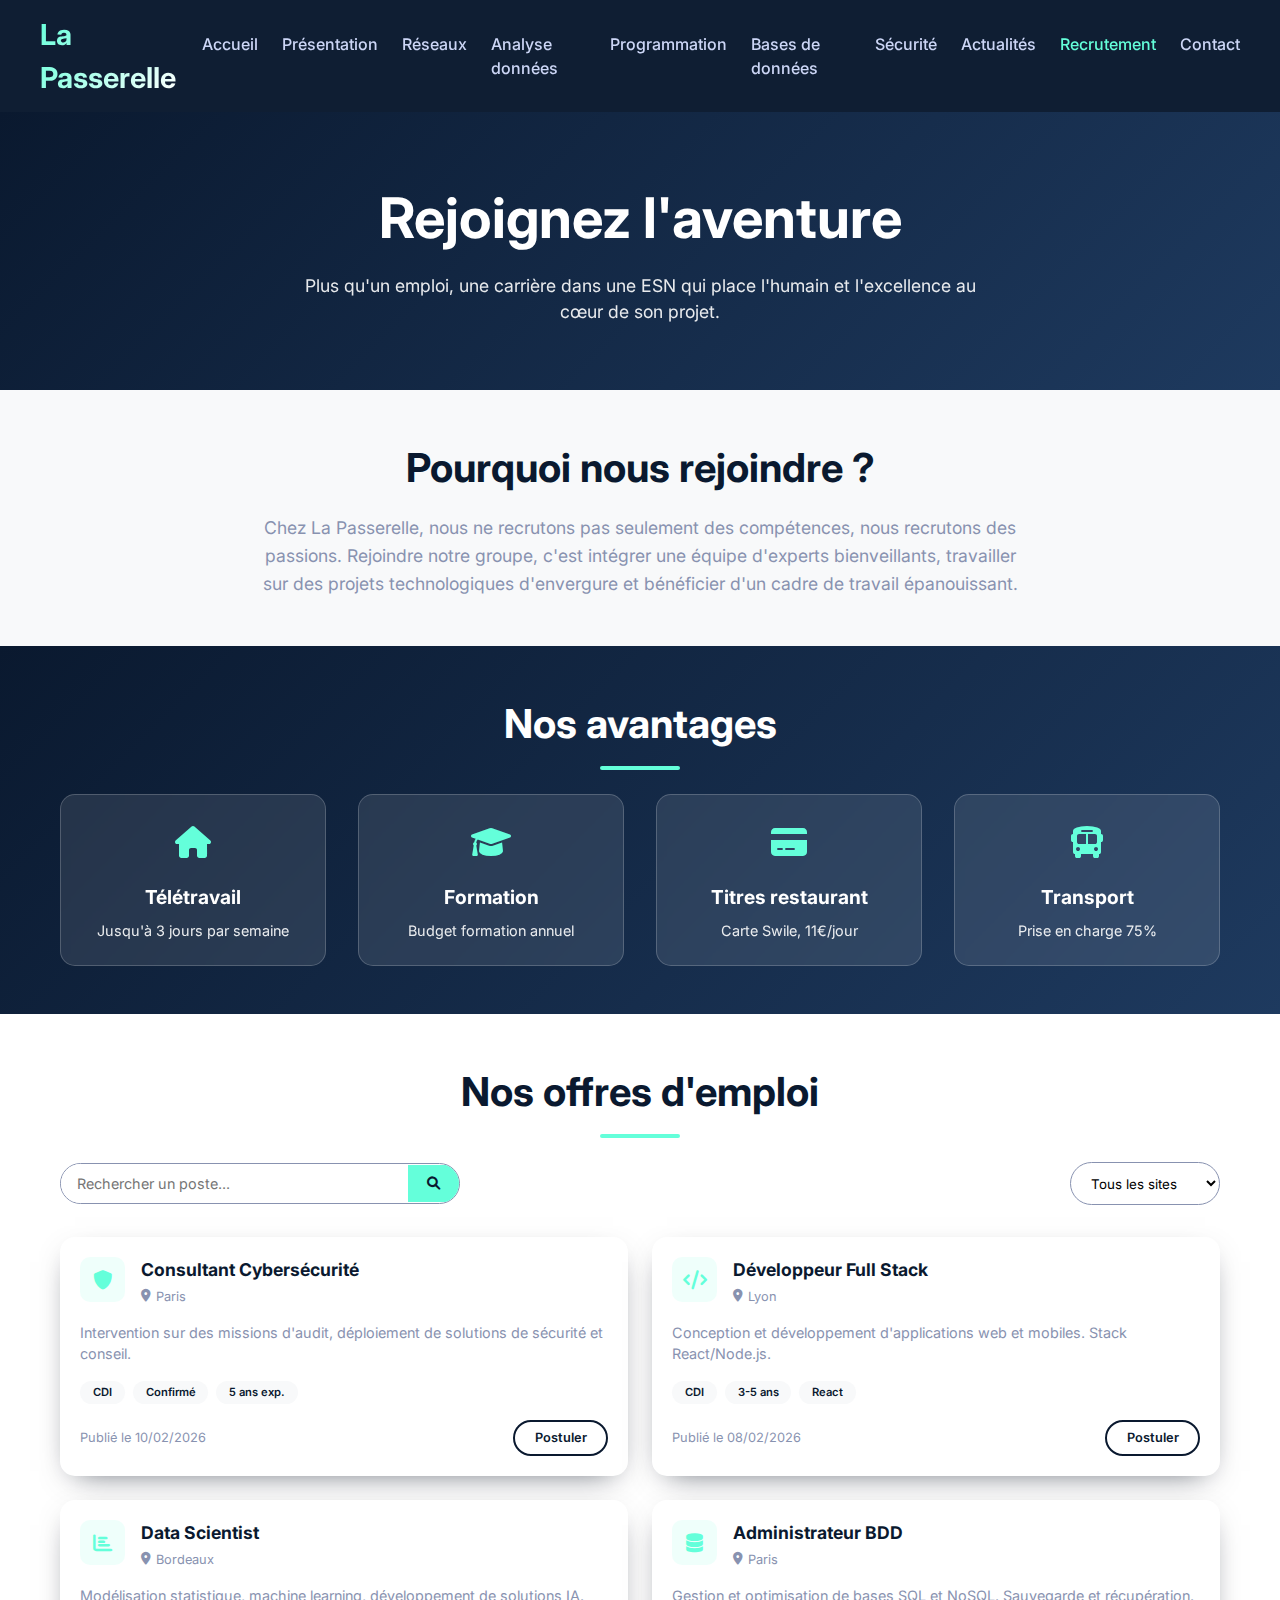
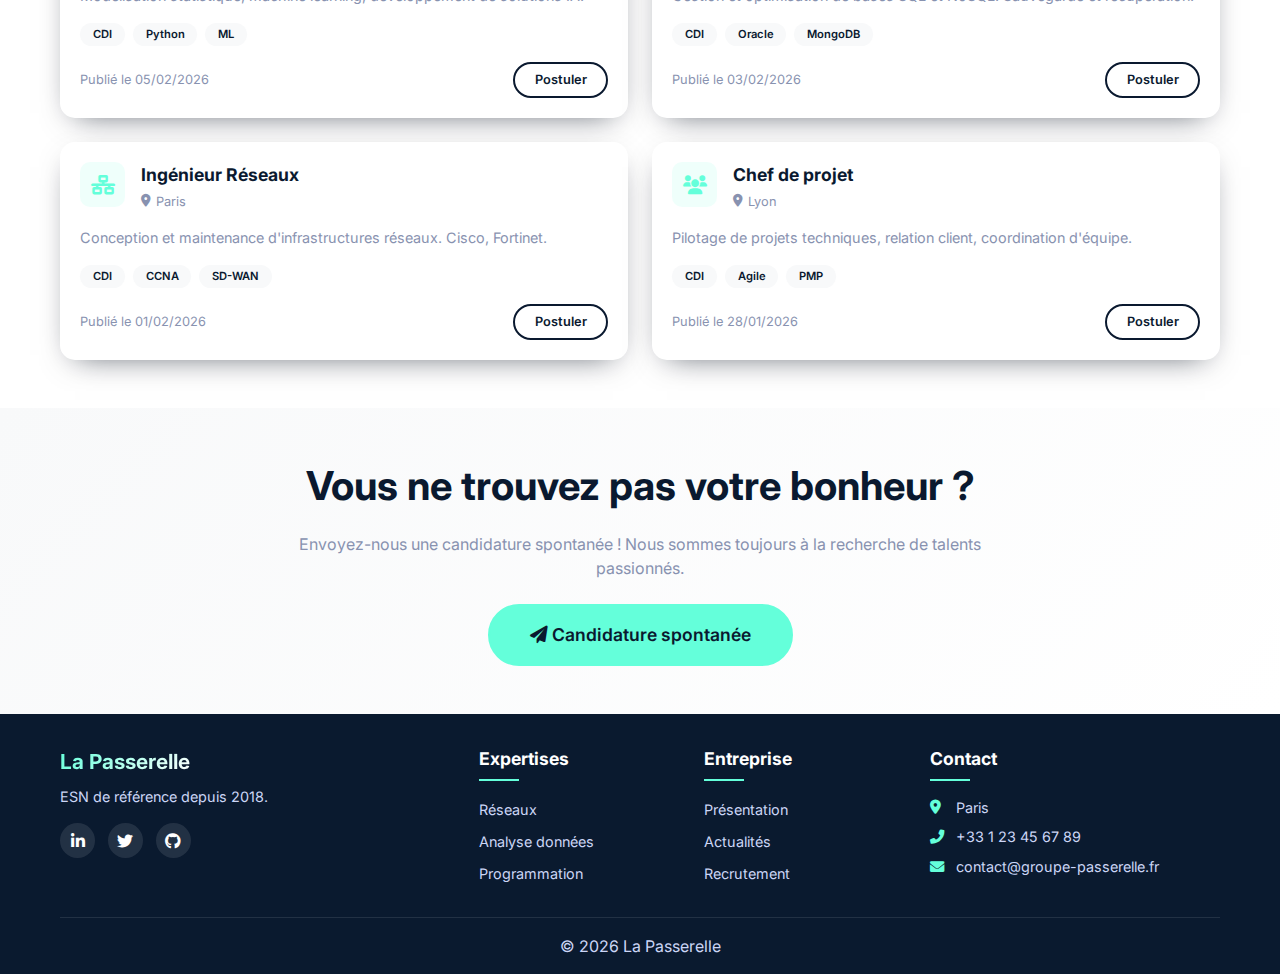
<file: recrutement.html>
<!DOCTYPE html>
<html lang="fr">
<head>
    <meta charset="UTF-8">
    <meta name="viewport" content="width=device-width, initial-scale=1.0, maximum-scale=1.5, user-scalable=yes">
    <title>Recrutement · La Passerelle ESN</title>
    <!-- Google Fonts -->
    <link href="https://fonts.googleapis.com/css2?family=Inter:wght@300;400;500;600;700;800&display=swap" rel="stylesheet">
    <!-- Font Awesome 6 -->
    <link rel="stylesheet" href="https://cdnjs.cloudflare.com/ajax/libs/font-awesome/6.0.0-beta3/css/all.min.css">
    <style>
        /* ========== RESET & VARIABLES ========== */
        * {
            margin: 0;
            padding: 0;
            box-sizing: border-box;
        }

        :root {
            --primary: #0a192f;
            --primary-light: #112240;
            --secondary: #64ffda;
            --secondary-light: #9efff0;
            --accent: #ff6b6b;
            --light: #f8f9fa;
            --dark: #0a192f;
            --gray: #8892b0;
            --gray-light: #ccd6f6;
            --white: #ffffff;
            --transition: all 0.3s ease;
            --shadow: 0 10px 30px -15px rgba(2,12,27,0.7);
        }

        body {
            font-family: 'Inter', sans-serif;
            line-height: 1.5;
            color: var(--dark);
            background-color: var(--white);
            overflow-x: hidden;
            width: 100%;
        }

        .container {
            width: 100%;
            max-width: 1200px;
            margin: 0 auto;
            padding: 0 20px;
        }

        /* ========== TYPOGRAPHIE MOBILE FIRST ========== */
        h1 { font-size: 2rem; }
        h2 { font-size: 1.8rem; }
        h3 { font-size: 1.3rem; }
        p { font-size: 1rem; }

        @media (min-width: 768px) {
            h1 { font-size: 2.5rem; }
            h2 { font-size: 2.2rem; }
            h3 { font-size: 1.5rem; }
        }

        @media (min-width: 1024px) {
            h1 { font-size: 3.5rem; }
            h2 { font-size: 2.5rem; }
        }

        .section-title {
            margin-bottom: 1.5rem;
            text-align: center;
            position: relative;
            padding-bottom: 1rem;
            color: var(--primary);
        }

        .section-title::after {
            content: '';
            position: absolute;
            bottom: 0;
            left: 50%;
            transform: translateX(-50%);
            width: 60px;
            height: 3px;
            background: var(--secondary);
            border-radius: 2px;
        }

        @media (min-width: 768px) {
            .section-title::after {
                width: 80px;
                height: 4px;
            }
        }

        /* ========== HEADER MOBILE FIRST ========== */
        .header {
            background: rgba(10, 25, 47, 0.98);
            position: sticky;
            top: 0;
            z-index: 1000;
            width: 100%;
        }

        .nav-container {
            display: flex;
            justify-content: space-between;
            align-items: center;
            padding: 0.8rem 0;
        }

        .logo a {
            color: white;
            text-decoration: none;
            font-size: 1.3rem;
            font-weight: 700;
            background: linear-gradient(135deg, var(--secondary) 0%, #ffffff 100%);
            -webkit-background-clip: text;
            -webkit-text-fill-color: transparent;
            background-clip: text;
        }

        @media (min-width: 768px) {
            .logo a {
                font-size: 1.5rem;
            }
        }

        @media (min-width: 1024px) {
            .logo a {
                font-size: 1.8rem;
            }
        }

        /* MENU BURGER - VERSION MOBILE */
        .burger {
            display: block;
            background: transparent;
            border: none;
            color: white;
            font-size: 1.5rem;
            cursor: pointer;
            z-index: 1001;
            padding: 0.5rem;
        }

        @media (min-width: 1024px) {
            .burger {
                display: none;
            }
        }

        .nav {
            position: fixed;
            top: 0;
            right: -100%;
            width: 80%;
            max-width: 300px;
            height: 100vh;
            background: rgba(10, 25, 47, 0.98);
            backdrop-filter: blur(10px);
            padding: 5rem 1.5rem 2rem;
            transition: 0.3s ease-in-out;
            z-index: 1000;
            box-shadow: -5px 0 20px rgba(0,0,0,0.3);
        }

        .nav.active {
            right: 0;
        }

        @media (min-width: 1024px) {
            .nav {
                position: static;
                width: auto;
                height: auto;
                max-width: none;
                background: transparent;
                backdrop-filter: none;
                padding: 0;
                box-shadow: none;
            }
        }

        .nav-list {
            list-style: none;
            display: flex;
            flex-direction: column;
            gap: 1.5rem;
        }

        @media (min-width: 1024px) {
            .nav-list {
                flex-direction: row;
                gap: 1.5rem;
            }
        }

        .nav-list a {
            color: var(--gray-light);
            text-decoration: none;
            font-weight: 500;
            font-size: 1rem;
            display: block;
            padding: 0.5rem 0;
            border-bottom: 1px solid rgba(100,255,218,0.1);
        }

        .nav-list a.active {
            color: var(--secondary);
        }

        @media (min-width: 1024px) {
            .nav-list a {
                border-bottom: none;
                padding: 0.3rem 0;
            }
        }

        /* ========== PAGE HERO ========== */
        .page-hero {
            background: linear-gradient(135deg, #0a192f 0%, #1e3a5f 100%);
            padding: 3rem 0;
            text-align: center;
            color: white;
        }

        @media (min-width: 768px) {
            .page-hero {
                padding: 4rem 0;
            }
        }

        .page-hero h1 {
            margin-bottom: 0.8rem;
        }

        .page-hero p {
            font-size: 1rem;
            max-width: 700px;
            margin: 0 auto;
            opacity: 0.9;
        }

        @media (min-width: 768px) {
            .page-hero p {
                font-size: 1.1rem;
            }
        }

        /* ========== INTRO SECTION ========== */
        .intro-section {
            padding: 3rem 0;
            text-align: center;
            background: var(--light);
        }

        .intro-text {
            max-width: 800px;
            margin: 0 auto;
        }

        .intro-text h2 {
            color: var(--primary);
            margin-bottom: 1rem;
        }

        .intro-text p {
            color: var(--gray);
            font-size: 1rem;
            line-height: 1.6;
        }

        @media (min-width: 768px) {
            .intro-text p {
                font-size: 1.1rem;
            }
        }

        /* ========== AVANTAGES SECTION ========== */
        .avantages-section {
            padding: 3rem 0;
            background: linear-gradient(135deg, var(--primary) 0%, #1e3a5f 100%);
            color: white;
        }

        .avantages-section .section-title {
            color: white;
        }

        .avantages-grid {
            display: grid;
            grid-template-columns: 1fr;
            gap: 1rem;
        }

        @media (min-width: 640px) {
            .avantages-grid {
                grid-template-columns: repeat(2, 1fr);
                gap: 1.5rem;
            }
        }

        @media (min-width: 1024px) {
            .avantages-grid {
                grid-template-columns: repeat(4, 1fr);
                gap: 2rem;
            }
        }

        .avantage-card {
            text-align: center;
            padding: 1.5rem;
            background: rgba(255,255,255,0.1);
            backdrop-filter: blur(5px);
            border-radius: 15px;
            border: 1px solid rgba(255,255,255,0.2);
        }

        .avantage-icon {
            font-size: 2rem;
            color: var(--secondary);
            margin-bottom: 1rem;
        }

        .avantage-card h3 {
            margin-bottom: 0.5rem;
            font-size: 1.2rem;
        }

        .avantage-card p {
            opacity: 0.9;
            font-size: 0.9rem;
        }

        /* ========== OFFRES SECTION ========== */
        .offres-section {
            padding: 3rem 0;
        }

        .offres-search {
            margin-bottom: 2rem;
            display: flex;
            flex-direction: column;
            gap: 1rem;
        }

        @media (min-width: 640px) {
            .offres-search {
                flex-direction: row;
                align-items: center;
                justify-content: space-between;
            }
        }

        .search-box {
            display: flex;
            align-items: center;
            background: white;
            border: 1px solid var(--gray);
            border-radius: 50px;
            overflow: hidden;
            flex: 1;
            max-width: 400px;
        }

        .search-box input {
            flex: 1;
            padding: 0.7rem 1rem;
            border: none;
            font-family: inherit;
            font-size: 0.9rem;
        }

        .search-box input:focus {
            outline: none;
        }

        .search-box button {
            padding: 0.7rem 1.2rem;
            background: var(--secondary);
            color: var(--primary);
            border: none;
            cursor: pointer;
            font-weight: 600;
        }

        .filter-select {
            padding: 0.7rem 1rem;
            border: 1px solid var(--gray);
            border-radius: 50px;
            font-family: inherit;
            background: white;
            min-width: 150px;
        }

        .offres-grid {
            display: grid;
            grid-template-columns: 1fr;
            gap: 1rem;
        }

        @media (min-width: 768px) {
            .offres-grid {
                grid-template-columns: repeat(2, 1fr);
                gap: 1.5rem;
            }
        }

        .offre-card {
            background: white;
            border-radius: 15px;
            padding: 1.2rem;
            box-shadow: var(--shadow);
            border: 1px solid transparent;
            transition: var(--transition);
        }

        .offre-card:hover {
            border-color: var(--secondary);
            transform: translateY(-3px);
        }

        .offre-header {
            display: flex;
            gap: 1rem;
            margin-bottom: 1rem;
        }

        .offre-icon {
            width: 45px;
            height: 45px;
            background: rgba(100,255,218,0.1);
            border-radius: 10px;
            display: flex;
            align-items: center;
            justify-content: center;
            color: var(--secondary);
            font-size: 1.2rem;
            flex-shrink: 0;
        }

        .offre-title h3 {
            color: var(--primary);
            font-size: 1.1rem;
            margin-bottom: 0.2rem;
        }

        .offre-location {
            color: var(--gray);
            font-size: 0.8rem;
            display: flex;
            align-items: center;
            gap: 0.3rem;
        }

        .offre-description {
            color: var(--gray);
            font-size: 0.9rem;
            line-height: 1.5;
            margin-bottom: 1rem;
            display: -webkit-box;

            -webkit-box-orient: vertical;
            overflow: hidden;
        }

        .offre-tags {
            display: flex;
            flex-wrap: wrap;
            gap: 0.5rem;
            margin-bottom: 1rem;
        }

        .tag {
            background: var(--light);
            color: var(--primary);
            padding: 0.2rem 0.8rem;
            border-radius: 50px;
            font-size: 0.7rem;
            font-weight: 600;
        }

        .offre-footer {
            display: flex;
            justify-content: space-between;
            align-items: center;
        }

        .offre-date {
            color: var(--gray);
            font-size: 0.8rem;
        }

        .btn-postuler {
            background: transparent;
            color: var(--primary);
            border: 2px solid var(--primary);
            padding: 0.4rem 1.2rem;
            border-radius: 50px;
            font-size: 0.8rem;
            font-weight: 600;
            cursor: pointer;
            transition: var(--transition);
            text-decoration: none;
            display: inline-block;
        }

        .btn-postuler:hover {
            background: var(--primary);
            color: white;
        }

        /* ========== CANDIDATURE SPONTANEE ========== */
        .candidature-section {
            padding: 3rem 0;
            text-align: center;
            background: linear-gradient(135deg, #f8f9fa 0%, #ffffff 100%);
        }

        .candidature-section h2 {
            color: var(--primary);
            margin-bottom: 1rem;
        }

        .candidature-section p {
            color: var(--gray);
            margin-bottom: 1.5rem;
            max-width: 700px;
            margin-left: auto;
            margin-right: auto;
        }

        .btn-candidature {
            display: inline-block;
            padding: 0.8rem 2rem;
            background: var(--secondary);
            color: var(--primary);
            text-decoration: none;
            border-radius: 50px;
            font-weight: 600;
            border: 2px solid var(--secondary);
            transition: var(--transition);
        }

        .btn-candidature:hover {
            background: transparent;
            color: var(--secondary);
        }

        @media (min-width: 768px) {
            .btn-candidature {
                padding: 1rem 2.5rem;
                font-size: 1.1rem;
            }
        }

        /* ========== FOOTER MOBILE FIRST ========== */
        .footer {
            background: #0a1a2f;
            color: white;
            padding: 2rem 0 1rem;
        }

        .footer-grid {
            display: grid;
            grid-template-columns: 1fr;
            gap: 1.5rem;
            margin-bottom: 1.5rem;
        }

        @media (min-width: 768px) {
            .footer-grid {
                grid-template-columns: repeat(2, 1fr);
                gap: 2rem;
            }
        }

        @media (min-width: 1024px) {
            .footer-grid {
                grid-template-columns: 2fr 1fr 1fr 1.5fr;
                gap: 2rem;
            }
        }

        .footer-logo a {
            color: white;
            text-decoration: none;
            font-size: 1.3rem;
            font-weight: 700;
            background: linear-gradient(135deg, var(--secondary) 0%, #ffffff 100%);
            -webkit-background-clip: text;
            -webkit-text-fill-color: transparent;
            background-clip: text;
        }

        .footer-about p {
            color: var(--gray-light);
            font-size: 0.9rem;
            margin: 0.5rem 0 1rem;
        }

        .footer-social {
            display: flex;
            gap: 0.8rem;
        }

        .footer-social a {
            width: 35px;
            height: 35px;
            background: rgba(255,255,255,0.1);
            border-radius: 50%;
            display: flex;
            align-items: center;
            justify-content: center;
            color: white;
            text-decoration: none;
            font-size: 1rem;
        }

        .footer h4 {
            color: white;
            font-size: 1.1rem;
            margin-bottom: 1rem;
            position: relative;
            padding-bottom: 0.5rem;
        }

        .footer h4::after {
            content: '';
            position: absolute;
            bottom: 0;
            left: 0;
            width: 40px;
            height: 2px;
            background: var(--secondary);
        }

        .footer-links {
            list-style: none;
        }

        .footer-links li {
            margin-bottom: 0.5rem;
        }

        .footer-links a {
            color: var(--gray-light);
            text-decoration: none;
            font-size: 0.9rem;
        }

        .footer-contact p {
            color: var(--gray-light);
            margin-bottom: 0.5rem;
            font-size: 0.9rem;
            display: flex;
            align-items: center;
            gap: 0.5rem;
        }

        .footer-contact i {
            color: var(--secondary);
            width: 18px;
        }

        .footer-bottom {
            text-align: center;
            padding-top: 1rem;
            border-top: 1px solid rgba(255,255,255,0.1);
            color: var(--gray-light);
            font-size: 0.8rem;
        }
    </style>
</head>
<body>
    <!-- HEADER -->
    <header class="header">
        <div class="container nav-container">
            <div class="logo">
                <a href="index.html">La Passerelle</a>
            </div>
            <button class="burger" id="burger" aria-label="Menu">
                <i class="fas fa-bars"></i>
            </button>
            <nav class="nav" id="nav">
                <ul class="nav-list">
                    <li><a href="index.html">Accueil</a></li>
                    <li><a href="presentation.html">Présentation</a></li>
                    <li><a href="expertise-reseaux.html">Réseaux</a></li>
                    <li><a href="expertise-donnees.html">Analyse données</a></li>
                    <li><a href="expertise-programmation.html">Programmation</a></li>
                    <li><a href="expertise-bdd.html">Bases de données</a></li>
                    <li><a href="expertise-securite.html">Sécurité</a></li>
                    <li><a href="actualites.html">Actualités</a></li>
                    <li><a href="recrutement.html" class="active">Recrutement</a></li>
                    <li><a href="contact.html">Contact</a></li>
                </ul>
            </nav>
        </div>
    </header>

    <main>
        <!-- PAGE HERO -->
        <section class="page-hero">
            <div class="container">
                <h1>Rejoignez l'aventure</h1>
                <p>Plus qu'un emploi, une carrière dans une ESN qui place l'humain et l'excellence au cœur de son projet.</p>
            </div>
        </section>

        <!-- INTRO SECTION -->
        <section class="intro-section">
            <div class="container intro-text">
                <h2>Pourquoi nous rejoindre ?</h2>
                <p>Chez La Passerelle, nous ne recrutons pas seulement des compétences, nous recrutons des passions. Rejoindre notre groupe, c'est intégrer une équipe d'experts bienveillants, travailler sur des projets technologiques d'envergure et bénéficier d'un cadre de travail épanouissant.</p>
            </div>
        </section>

        <!-- AVANTAGES SECTION -->
        <section class="avantages-section">
            <div class="container">
                <h2 class="section-title">Nos avantages</h2>
                <div class="avantages-grid">
                    <div class="avantage-card">
                        <div class="avantage-icon"><i class="fas fa-home"></i></div>
                        <h3>Télétravail</h3>
                        <p>Jusqu'à 3 jours par semaine</p>
                    </div>
                    <div class="avantage-card">
                        <div class="avantage-icon"><i class="fas fa-graduation-cap"></i></div>
                        <h3>Formation</h3>
                        <p>Budget formation annuel</p>
                    </div>
                    <div class="avantage-card">
                        <div class="avantage-icon"><i class="fas fa-credit-card"></i></div>
                        <h3>Titres restaurant</h3>
                        <p>Carte Swile, 11€/jour</p>
                    </div>
                    <div class="avantage-card">
                        <div class="avantage-icon"><i class="fas fa-bus"></i></div>
                        <h3>Transport</h3>
                        <p>Prise en charge 75%</p>
                    </div>
                </div>
            </div>
        </section>

        <!-- OFFRES SECTION -->
        <section class="offres-section">
            <div class="container">
                <h2 class="section-title">Nos offres d'emploi</h2>
                
                <!-- Barre de recherche et filtres -->
                <div class="offres-search">
                    <div class="search-box">
                        <input type="text" placeholder="Rechercher un poste...">
                        <button><i class="fas fa-search"></i></button>
                    </div>
                    <select class="filter-select">
                        <option>Tous les sites</option>
                        <option>Paris</option>
                        <option>Lyon</option>
                        <option>Bordeaux</option>
                    </select>
                </div>

                <!-- Grille des offres -->
                <div class="offres-grid">
                    <div class="offre-card">
                        <div class="offre-header">
                            <div class="offre-icon"><i class="fas fa-shield-alt"></i></div>
                            <div class="offre-title">
                                <h3>Consultant Cybersécurité</h3>
                                <div class="offre-location"><i class="fas fa-map-marker-alt"></i> Paris</div>
                            </div>
                        </div>
                        <p class="offre-description">Intervention sur des missions d'audit, déploiement de solutions de sécurité et conseil.</p>
                        <div class="offre-tags">
                            <span class="tag">CDI</span>
                            <span class="tag">Confirmé</span>
                            <span class="tag">5 ans exp.</span>
                        </div>
                        <div class="offre-footer">
                            <span class="offre-date">Publié le 10/02/2026</span>
                            <a href="#" class="btn-postuler">Postuler</a>
                        </div>
                    </div>

                    <div class="offre-card">
                        <div class="offre-header">
                            <div class="offre-icon"><i class="fas fa-code"></i></div>
                            <div class="offre-title">
                                <h3>Développeur Full Stack</h3>
                                <div class="offre-location"><i class="fas fa-map-marker-alt"></i> Lyon</div>
                            </div>
                        </div>
                        <p class="offre-description">Conception et développement d'applications web et mobiles. Stack React/Node.js.</p>
                        <div class="offre-tags">
                            <span class="tag">CDI</span>
                            <span class="tag">3-5 ans</span>
                            <span class="tag">React</span>
                        </div>
                        <div class="offre-footer">
                            <span class="offre-date">Publié le 08/02/2026</span>
                            <a href="#" class="btn-postuler">Postuler</a>
                        </div>
                    </div>

                    <div class="offre-card">
                        <div class="offre-header">
                            <div class="offre-icon"><i class="fas fa-chart-bar"></i></div>
                            <div class="offre-title">
                                <h3>Data Scientist</h3>
                                <div class="offre-location"><i class="fas fa-map-marker-alt"></i> Bordeaux</div>
                            </div>
                        </div>
                        <p class="offre-description">Modélisation statistique, machine learning, développement de solutions IA.</p>
                        <div class="offre-tags">
                            <span class="tag">CDI</span>
                            <span class="tag">Python</span>
                            <span class="tag">ML</span>
                        </div>
                        <div class="offre-footer">
                            <span class="offre-date">Publié le 05/02/2026</span>
                            <a href="#" class="btn-postuler">Postuler</a>
                        </div>
                    </div>

                    <div class="offre-card">
                        <div class="offre-header">
                            <div class="offre-icon"><i class="fas fa-database"></i></div>
                            <div class="offre-title">
                                <h3>Administrateur BDD</h3>
                                <div class="offre-location"><i class="fas fa-map-marker-alt"></i> Paris</div>
                            </div>
                        </div>
                        <p class="offre-description">Gestion et optimisation de bases SQL et NoSQL. Sauvegarde et récupération.</p>
                        <div class="offre-tags">
                            <span class="tag">CDI</span>
                            <span class="tag">Oracle</span>
                            <span class="tag">MongoDB</span>
                        </div>
                        <div class="offre-footer">
                            <span class="offre-date">Publié le 03/02/2026</span>
                            <a href="#" class="btn-postuler">Postuler</a>
                        </div>
                    </div>

                    <div class="offre-card">
                        <div class="offre-header">
                            <div class="offre-icon"><i class="fas fa-network-wired"></i></div>
                            <div class="offre-title">
                                <h3>Ingénieur Réseaux</h3>
                                <div class="offre-location"><i class="fas fa-map-marker-alt"></i> Paris</div>
                            </div>
                        </div>
                        <p class="offre-description">Conception et maintenance d'infrastructures réseaux. Cisco, Fortinet.</p>
                        <div class="offre-tags">
                            <span class="tag">CDI</span>
                            <span class="tag">CCNA</span>
                            <span class="tag">SD-WAN</span>
                        </div>
                        <div class="offre-footer">
                            <span class="offre-date">Publié le 01/02/2026</span>
                            <a href="#" class="btn-postuler">Postuler</a>
                        </div>
                    </div>

                    <div class="offre-card">
                        <div class="offre-header">
                            <div class="offre-icon"><i class="fas fa-users"></i></div>
                            <div class="offre-title">
                                <h3>Chef de projet</h3>
                                <div class="offre-location"><i class="fas fa-map-marker-alt"></i> Lyon</div>
                            </div>
                        </div>
                        <p class="offre-description">Pilotage de projets techniques, relation client, coordination d'équipe.</p>
                        <div class="offre-tags">
                            <span class="tag">CDI</span>
                            <span class="tag">Agile</span>
                            <span class="tag">PMP</span>
                        </div>
                        <div class="offre-footer">
                            <span class="offre-date">Publié le 28/01/2026</span>
                            <a href="#" class="btn-postuler">Postuler</a>
                        </div>
                    </div>
                </div>
            </div>
        </section>

        <!-- CANDIDATURE SPONTANEE -->
        <section class="candidature-section">
            <div class="container">
                <h2>Vous ne trouvez pas votre bonheur ?</h2>
                <p>Envoyez-nous une candidature spontanée ! Nous sommes toujours à la recherche de talents passionnés.</p>
                <a href="contact.html" class="btn-candidature">
                    <i class="fas fa-paper-plane"></i> Candidature spontanée
                </a>
            </div>
        </section>
    </main>

    <!-- FOOTER -->
    <footer class="footer">
        <div class="container">
            <div class="footer-grid">
                <div class="footer-about">
                    <div class="footer-logo"><a href="index.html">La Passerelle</a></div>
                    <p>ESN de référence depuis 2018.</p>
                    <div class="footer-social">
                        <a href="#" aria-label="LinkedIn"><i class="fab fa-linkedin-in"></i></a>
                        <a href="#" aria-label="Twitter"><i class="fab fa-twitter"></i></a>
                        <a href="#" aria-label="GitHub"><i class="fab fa-github"></i></a>
                    </div>
                </div>
                <div>
                    <h4>Expertises</h4>
                    <ul class="footer-links">
                        <li><a href="expertise-reseaux.html">Réseaux</a></li>
                        <li><a href="expertise-donnees.html">Analyse données</a></li>
                        <li><a href="expertise-programmation.html">Programmation</a></li>
                    </ul>
                </div>
                <div>
                    <h4>Entreprise</h4>
                    <ul class="footer-links">
                        <li><a href="presentation.html">Présentation</a></li>
                        <li><a href="actualites.html">Actualités</a></li>
                        <li><a href="recrutement.html">Recrutement</a></li>
                    </ul>
                </div>
                <div class="footer-contact">
                    <h4>Contact</h4>
                    <p><i class="fas fa-map-marker-alt"></i> Paris</p>
                    <p><i class="fas fa-phone-alt"></i> +33 1 23 45 67 89</p>
                    <p><i class="fas fa-envelope"></i> contact@groupe-passerelle.fr</p>
                </div>
            </div>
            <div class="footer-bottom">
                <p>&copy; 2026 La Passerelle</p>
            </div>
        </div>
    </footer>

    <script>
        // Menu Burger
        const burger = document.getElementById('burger');
        const nav = document.getElementById('nav');
        const navLinks = document.querySelectorAll('.nav-list a');

        burger.addEventListener('click', () => {
            nav.classList.toggle('active');
            const icon = burger.querySelector('i');
            if (nav.classList.contains('active')) {
                icon.classList.remove('fa-bars');
                icon.classList.add('fa-times');
            } else {
                icon.classList.remove('fa-times');
                icon.classList.add('fa-bars');
            }
        });

        navLinks.forEach(link => {
            link.addEventListener('click', () => {
                nav.classList.remove('active');
                const icon = burger.querySelector('i');
                icon.classList.remove('fa-times');
                icon.classList.add('fa-bars');
            });
        });

        // Simulation de recherche (pour l'exemple)
        const searchInput = document.querySelector('.search-box input');
        if (searchInput) {
            searchInput.addEventListener('keyup', function() {
                // Ici on pourrait filtrer les offres
                console.log('Recherche :', this.value);
            });
        }

        const filterSelect = document.querySelector('.filter-select');
        if (filterSelect) {
            filterSelect.addEventListener('change', function() {
                console.log('Filtre :', this.value);
            });
        }
    </script>
</body>
</html>
</file>
